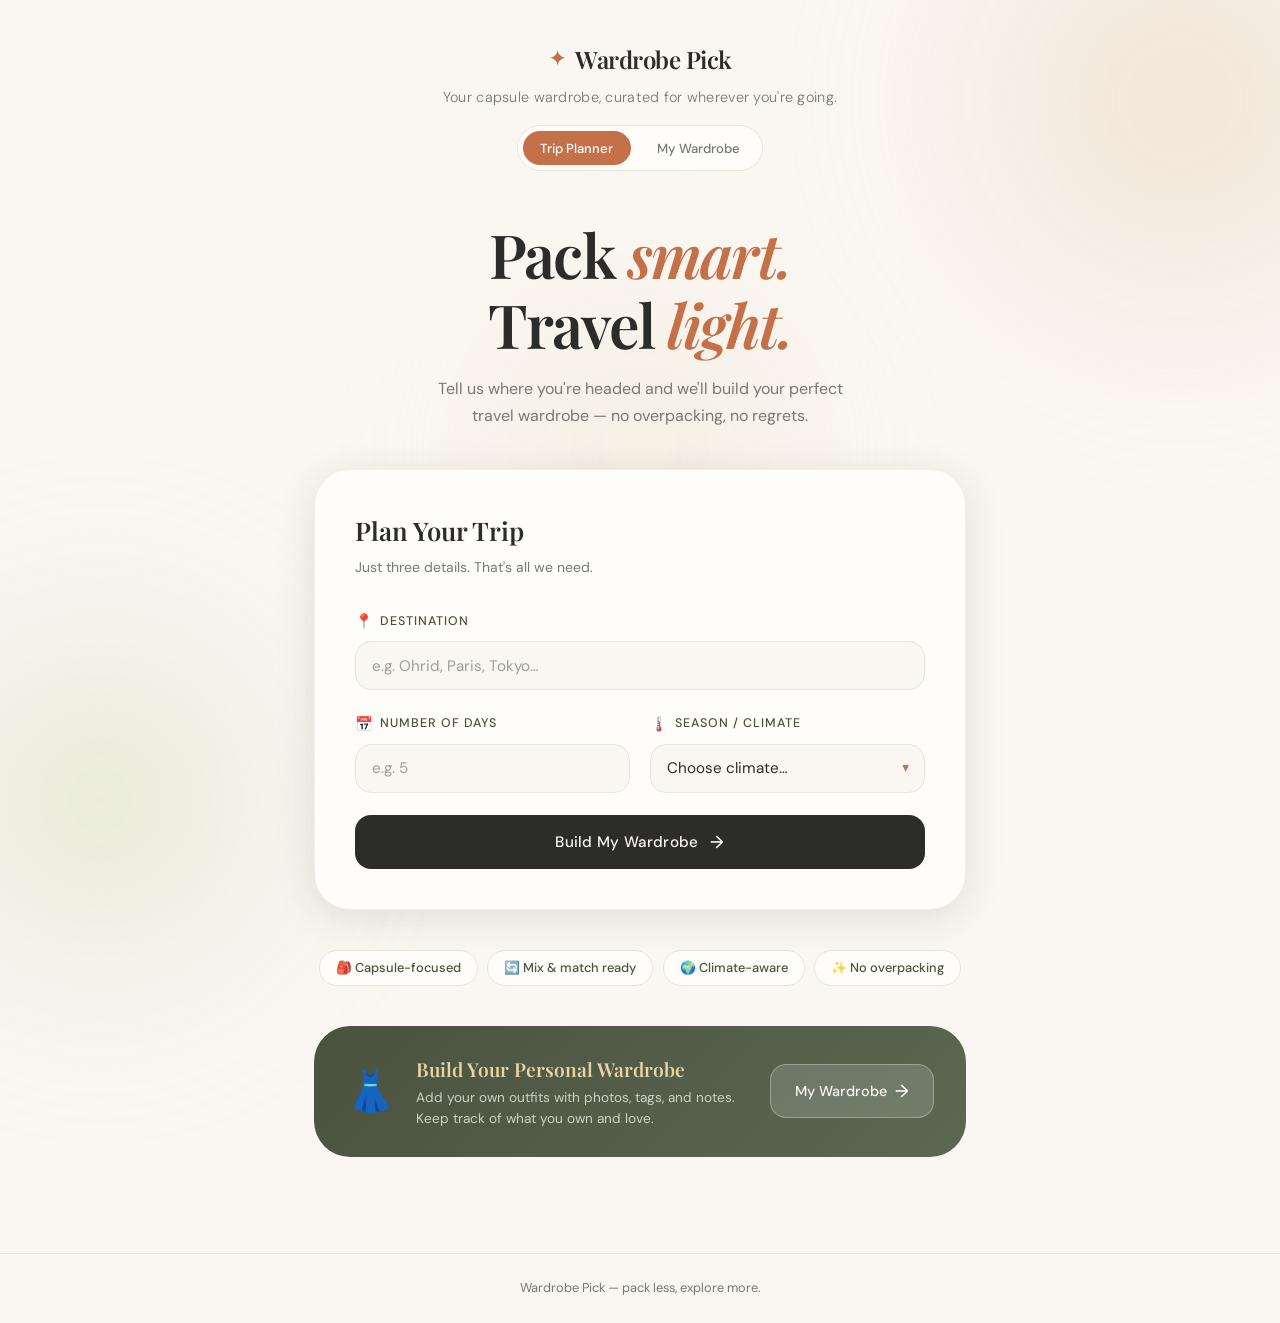
<file: templates/index.html>
<!DOCTYPE html>
<html lang="en">
<head>
  <meta charset="UTF-8" />
  <meta name="viewport" content="width=device-width, initial-scale=1.0" />
  <title>Wardrobe Pick — Pack Less, Style More</title>
  <link rel="preconnect" href="https://fonts.googleapis.com">
  <link rel="preconnect" href="https://fonts.gstatic.com" crossorigin>
  <link href="https://fonts.googleapis.com/css2?family=Playfair+Display:ital,wght@0,400;0,600;1,400&family=DM+Sans:wght@300;400;500&display=swap" rel="stylesheet">
  <link rel="stylesheet" href="/static/css/style.css" />
</head>
<body class="home-page">

  <!-- Decorative background blobs -->
  <div class="bg-blob blob-1"></div>
  <div class="bg-blob blob-2"></div>
  <div class="bg-blob blob-3"></div>

  <header class="site-header">
    <div class="logo">
      <span class="logo-icon">✦</span>
      <span class="logo-text">Wardrobe Pick</span>
    </div>
    <p class="tagline">Your capsule wardrobe, curated for wherever you're going.</p>
    <nav class="header-nav">
      <a href="/" class="nav-link nav-link--active">Trip Planner</a>
      <a href="/my-wardrobe" class="nav-link">My Wardrobe</a>
    </nav>
  </header>

  <main class="home-main">
    <div class="hero-text">
      <h1>Pack <em>smart.</em><br>Travel <em>light.</em></h1>
      <p class="hero-sub">Tell us where you're headed and we'll build your perfect travel wardrobe — no overpacking, no regrets.</p>
    </div>

    <!-- Trip Planner Form -->
    <div class="form-card">
      <div class="form-card-header">
        <h2>Plan Your Trip</h2>
        <p>Just three details. That's all we need.</p>
      </div>

      <form action="/generate" method="post" class="trip-form" id="tripForm">

        <div class="field-group">
          <label for="destination">
            <span class="field-icon">📍</span>
            <span>Destination</span>
          </label>
          <input
            type="text"
            id="destination"
            name="destination"
            placeholder="e.g. Ohrid, Paris, Tokyo…"
            required
            autocomplete="off"
          />
        </div>

        <div class="field-row">
          <div class="field-group">
            <label for="days">
              <span class="field-icon">📅</span>
              <span>Number of Days</span>
            </label>
            <input
              type="number"
              id="days"
              name="days"
              min="1"
              max="30"
              placeholder="e.g. 5"
              required
            />
          </div>

          <div class="field-group">
            <label for="season">
              <span class="field-icon">🌡️</span>
              <span>Season / Climate</span>
            </label>
            <div class="select-wrapper">
              <select id="season" name="season" required>
                <option value="" disabled selected>Choose climate…</option>
                <option value="hot">☀️ Hot (Summer)</option>
                <option value="warm">🌤️ Warm (Spring)</option>
                <option value="mild">🍂 Mild (Autumn)</option>
                <option value="cold">❄️ Cold (Winter)</option>
              </select>
            </div>
          </div>
        </div>

        <button type="submit" class="btn-generate" id="submitBtn">
          <span class="btn-text">Build My Wardrobe</span>
          <span class="btn-icon">→</span>
          <div class="btn-loader hidden">
            <span></span><span></span><span></span>
          </div>
        </button>

      </form>
    </div>

    <!-- Feature pills -->
    <div class="features">
      <div class="feature-pill">🎒 Capsule-focused</div>
      <div class="feature-pill">🔄 Mix &amp; match ready</div>
      <div class="feature-pill">🌍 Climate-aware</div>
      <div class="feature-pill">✨ No overpacking</div>
    </div>

    <!-- My Wardrobe CTA section -->
    <div class="wardrobe-cta-section">
      <div class="wardrobe-cta-inner">
        <div class="wardrobe-cta-icon">👗</div>
        <div class="wardrobe-cta-text">
          <h3>Build Your Personal Wardrobe</h3>
          <p>Add your own outfits with photos, tags, and notes. Keep track of what you own and love.</p>
        </div>
        <a href="/my-wardrobe" class="btn-secondary">
          <span>My Wardrobe</span>
          <span class="btn-icon">→</span>
        </a>
      </div>
    </div>

  </main>

  <footer class="site-footer">
    <p>Wardrobe Pick — pack less, explore more.</p>
  </footer>

  <script src="/static/js/app.js"></script>
</body>
</html>
</file>
<file: static/css/style.css>
/* ================================================================
   Wardrobe Pick — Stylesheet v2.0
   Aesthetic: Warm editorial / fashion magazine meets travel journal
   Fonts: Playfair Display (headings) + DM Sans (body)
   Palette: Warm sand, terracotta, deep olive, cream, charcoal
   ================================================================ */

/* ── Reset & Custom Properties ──────────────────────────────────── */
*, *::before, *::after { box-sizing: border-box; margin: 0; padding: 0; }

:root {
  --sand:       #f5efe6;
  --cream:      #faf7f2;
  --warm-white: #fffdf9;
  --terracotta: #c4714a;
  --terra-light:#e8956e;
  --terra-pale: #f5dccf;
  --olive:      #4a5240;
  --olive-light:#7a8470;
  --charcoal:   #2c2c2a;
  --mid-grey:   #7a7774;
  --light-grey: #e8e4de;
  --gold:       #c9a96e;
  --gold-light: #e8d5a3;

  --font-display: 'Playfair Display', Georgia, serif;
  --font-body:    'DM Sans', system-ui, sans-serif;

  --radius-sm:  8px;
  --radius-md:  16px;
  --radius-lg:  24px;
  --radius-xl:  36px;

  --shadow-soft: 0 4px 24px rgba(44,44,42,0.08);
  --shadow-card: 0 8px 40px rgba(44,44,42,0.12);
  --shadow-hover:0 16px 60px rgba(44,44,42,0.18);

  --transition: 0.3s cubic-bezier(0.4, 0, 0.2, 1);
}

html { scroll-behavior: smooth; }

body {
  font-family: var(--font-body);
  background-color: var(--cream);
  color: var(--charcoal);
  min-height: 100vh;
  overflow-x: hidden;
  font-weight: 400;
  line-height: 1.6;
}

/* ── Background Decorative Blobs ────────────────────────────────── */
.bg-blob {
  position: fixed;
  border-radius: 50%;
  filter: blur(80px);
  pointer-events: none;
  z-index: 0;
  opacity: 0.45;
}
.blob-1 {
  width: 600px; height: 600px;
  background: radial-gradient(circle, #e8c4a8 0%, transparent 70%);
  top: -200px; right: -200px;
}
.blob-2 {
  width: 500px; height: 500px;
  background: radial-gradient(circle, #c8d4a8 0%, transparent 70%);
  bottom: -150px; left: -150px;
}
.blob-3 {
  width: 400px; height: 400px;
  background: radial-gradient(circle, #f0dcc0 0%, transparent 70%);
  top: 50%; left: 50%;
  transform: translate(-50%, -50%);
}

/* ── Header / Logo ───────────────────────────────────────────────── */
.site-header {
  position: relative; z-index: 10;
  display: flex; flex-direction: column; align-items: center;
  padding: 2.5rem 2rem 1rem;
  text-align: center;
}
.logo {
  display: inline-flex; align-items: center; gap: 0.5rem;
  text-decoration: none; color: inherit;
}
.logo-icon {
  font-size: 1.4rem;
  color: var(--terracotta);
  animation: spin-slow 8s linear infinite;
}
@keyframes spin-slow { to { transform: rotate(360deg); } }
.logo-text {
  font-family: var(--font-display);
  font-size: 1.5rem;
  font-weight: 600;
  letter-spacing: -0.02em;
  color: var(--charcoal);
}
.tagline {
  margin-top: 0.5rem;
  font-size: 0.9rem;
  color: var(--mid-grey);
  font-weight: 300;
  letter-spacing: 0.02em;
}

/* ── Header Nav ──────────────────────────────────────────────────── */
.header-nav {
  display: flex; gap: 0.5rem;
  margin-top: 1rem;
  background: var(--warm-white);
  border: 1px solid var(--light-grey);
  border-radius: 100px;
  padding: 0.3rem;
}
.nav-link {
  padding: 0.4rem 1.1rem;
  border-radius: 100px;
  font-size: 0.82rem;
  font-weight: 500;
  text-decoration: none;
  color: var(--mid-grey);
  transition: background var(--transition), color var(--transition);
}
.nav-link:hover { color: var(--charcoal); }
.nav-link--active {
  background: var(--terracotta);
  color: #fff !important;
}

/* ── Home Page ───────────────────────────────────────────────────── */
.home-main {
  position: relative; z-index: 10;
  max-width: 700px;
  margin: 0 auto;
  padding: 2rem 1.5rem 4rem;
  display: flex; flex-direction: column; align-items: center;
  gap: 2.5rem;
}

.hero-text { text-align: center; }
.hero-text h1 {
  font-family: var(--font-display);
  font-size: clamp(2.4rem, 6vw, 3.8rem);
  font-weight: 600;
  line-height: 1.15;
  color: var(--charcoal);
  letter-spacing: -0.03em;
}
.hero-text h1 em {
  font-style: italic;
  color: var(--terracotta);
}
.hero-sub {
  margin-top: 1rem;
  font-size: 1rem;
  color: var(--mid-grey);
  max-width: 420px;
  margin-inline: auto;
  line-height: 1.7;
}

/* ── Wardrobe CTA (Home page) ────────────────────────────────────── */
.wardrobe-cta-section {
  width: 100%;
  background: linear-gradient(135deg, var(--olive) 0%, #5c6852 100%);
  border-radius: var(--radius-xl);
  padding: 1.75rem 2rem;
  color: var(--cream);
}
.wardrobe-cta-inner {
  display: flex;
  align-items: center;
  gap: 1.25rem;
}
.wardrobe-cta-icon {
  font-size: 2.5rem;
  flex-shrink: 0;
}
.wardrobe-cta-text { flex: 1; }
.wardrobe-cta-text h3 {
  font-family: var(--font-display);
  font-size: 1.2rem;
  font-weight: 600;
  color: var(--gold-light);
  margin-bottom: 0.25rem;
}
.wardrobe-cta-text p {
  font-size: 0.85rem;
  color: rgba(250,247,242,0.75);
  line-height: 1.5;
}
.btn-secondary {
  display: inline-flex; align-items: center; gap: 0.5rem;
  padding: 0.75rem 1.5rem;
  background: rgba(255,255,255,0.15);
  border: 1px solid rgba(255,255,255,0.3);
  color: var(--cream);
  border-radius: var(--radius-md);
  text-decoration: none;
  font-size: 0.9rem;
  font-weight: 500;
  white-space: nowrap;
  transition: background var(--transition), transform var(--transition);
  flex-shrink: 0;
}
.btn-secondary:hover {
  background: rgba(255,255,255,0.25);
  transform: translateY(-2px);
}

/* ── Form Card ───────────────────────────────────────────────────── */
.form-card {
  width: 100%;
  background: var(--warm-white);
  border-radius: var(--radius-xl);
  padding: 2.5rem;
  box-shadow: var(--shadow-card);
  border: 1px solid rgba(196,113,74,0.12);
  animation: slide-up 0.6s var(--transition) both;
}
@keyframes slide-up {
  from { opacity: 0; transform: translateY(30px); }
  to   { opacity: 1; transform: translateY(0); }
}
.form-card-header { margin-bottom: 2rem; }
.form-card-header h2 {
  font-family: var(--font-display);
  font-size: 1.6rem;
  font-weight: 600;
  color: var(--charcoal);
}
.form-card-header p {
  margin-top: 0.3rem;
  font-size: 0.875rem;
  color: var(--mid-grey);
}

/* ── Form Fields ─────────────────────────────────────────────────── */
.trip-form, .add-outfit-form { display: flex; flex-direction: column; gap: 1.4rem; }

.field-group { display: flex; flex-direction: column; gap: 0.5rem; }
.field-row { display: grid; grid-template-columns: 1fr 1fr; gap: 1.25rem; }

label {
  font-size: 0.78rem;
  font-weight: 500;
  text-transform: uppercase;
  letter-spacing: 0.08em;
  color: var(--olive);
  display: flex; align-items: center; gap: 0.4rem;
}
.field-icon { font-size: 0.9rem; }
.optional-label {
  font-weight: 400;
  text-transform: none;
  letter-spacing: 0;
  opacity: 0.65;
  font-size: 0.75rem;
}

input[type="text"],
input[type="number"],
select,
textarea {
  width: 100%;
  padding: 0.85rem 1rem;
  border: 1.5px solid var(--light-grey);
  border-radius: var(--radius-md);
  background: var(--cream);
  font-family: var(--font-body);
  font-size: 0.95rem;
  color: var(--charcoal);
  transition: border-color var(--transition), box-shadow var(--transition);
  appearance: none;
}
textarea { resize: vertical; min-height: 80px; line-height: 1.5; }
input::placeholder, textarea::placeholder { color: var(--mid-grey); opacity: 0.7; }
input:focus, select:focus, textarea:focus {
  outline: none;
  border-color: var(--terracotta);
  box-shadow: 0 0 0 3px rgba(196,113,74,0.15);
  background: var(--warm-white);
}

.select-wrapper { position: relative; }
.select-wrapper::after {
  content: '▾';
  position: absolute; right: 1rem; top: 50%;
  transform: translateY(-50%);
  color: var(--terracotta);
  pointer-events: none;
  font-size: 0.85rem;
}
select { cursor: pointer; padding-right: 2.5rem; }

/* ── Image Upload Area ───────────────────────────────────────────── */
.upload-area {
  position: relative;
  border: 2px dashed var(--light-grey);
  border-radius: var(--radius-md);
  background: var(--cream);
  cursor: pointer;
  transition: border-color var(--transition), background var(--transition);
  min-height: 140px;
  display: flex; align-items: center; justify-content: center;
  overflow: hidden;
}
.upload-area:hover, .upload-area.drag-over {
  border-color: var(--terracotta);
  background: var(--terra-pale);
}
.upload-input {
  position: absolute; inset: 0;
  opacity: 0;
  width: 100%; height: 100%;
  cursor: pointer;
}
.upload-placeholder {
  display: flex; flex-direction: column; align-items: center; gap: 0.4rem;
  padding: 1.5rem;
  pointer-events: none;
  text-align: center;
}
.upload-icon { font-size: 2rem; }
.upload-text {
  font-size: 0.9rem;
  font-weight: 500;
  color: var(--charcoal);
}
.upload-hint {
  font-size: 0.75rem;
  color: var(--mid-grey);
}
.upload-preview {
  width: 100%;
  height: 200px;
  object-fit: cover;
  display: block;
}

/* ── Buttons ─────────────────────────────────────────────────────── */
.btn-generate {
  display: inline-flex; align-items: center; justify-content: center;
  gap: 0.75rem;
  padding: 1rem 2rem;
  background: var(--charcoal);
  color: var(--cream);
  border: none;
  border-radius: var(--radius-md);
  font-family: var(--font-body);
  font-size: 0.95rem;
  font-weight: 500;
  letter-spacing: 0.02em;
  cursor: pointer;
  text-decoration: none;
  transition: background var(--transition), transform var(--transition), box-shadow var(--transition);
  position: relative;
  overflow: hidden;
}
.btn-generate::before {
  content: '';
  position: absolute; inset: 0;
  background: linear-gradient(135deg, var(--terracotta), #a05a38);
  opacity: 0;
  transition: opacity var(--transition);
}
.btn-generate:hover::before { opacity: 1; }
.btn-generate:hover {
  transform: translateY(-2px);
  box-shadow: 0 8px 30px rgba(196,113,74,0.35);
}
.btn-generate:active { transform: translateY(0); }
.btn-text, .btn-icon { position: relative; z-index: 1; }
.btn-icon { font-size: 1.1rem; transition: transform var(--transition); }
.btn-generate:hover .btn-icon { transform: translateX(4px); }
.btn-add-outfit { width: 100%; }

/* Loader dots */
.btn-loader { display: flex; gap: 4px; align-items: center; position: relative; z-index: 1; }
.btn-loader span {
  width: 6px; height: 6px;
  background: var(--cream);
  border-radius: 50%;
  animation: bounce 0.6s infinite alternate;
}
.btn-loader span:nth-child(2) { animation-delay: 0.2s; }
.btn-loader span:nth-child(3) { animation-delay: 0.4s; }
@keyframes bounce { to { transform: translateY(-5px); } }
.hidden { display: none !important; }

/* ── Feature Pills ───────────────────────────────────────────────── */
.features {
  display: flex; flex-wrap: wrap; justify-content: center;
  gap: 0.6rem;
}
.feature-pill {
  padding: 0.4rem 1rem;
  background: var(--warm-white);
  border: 1px solid var(--light-grey);
  border-radius: 100px;
  font-size: 0.8rem;
  color: var(--olive);
  font-weight: 500;
}

/* ── Results Nav ─────────────────────────────────────────────────── */
.results-nav {
  position: sticky; top: 0; z-index: 100;
  display: flex; align-items: center; justify-content: space-between;
  padding: 1rem 2rem;
  background: rgba(250,247,242,0.9);
  backdrop-filter: blur(12px);
  border-bottom: 1px solid var(--light-grey);
}
.nav-links-right {
  display: flex; align-items: center; gap: 1rem;
}
.btn-back {
  font-size: 0.85rem;
  color: var(--terracotta);
  text-decoration: none;
  font-weight: 500;
  transition: color var(--transition);
}
.btn-back:hover { color: var(--charcoal); }
.results-nav .nav-link {
  font-size: 0.85rem;
  color: var(--mid-grey);
  text-decoration: none;
  font-weight: 500;
  padding: 0;
  background: none;
  border-radius: 0;
  transition: color var(--transition);
}
.results-nav .nav-link:hover { color: var(--terracotta); }

/* ── Results Hero ────────────────────────────────────────────────── */
.results-main {
  position: relative; z-index: 10;
  max-width: 1100px;
  margin: 0 auto;
  padding: 2rem 1.5rem 5rem;
}

.results-hero {
  text-align: center;
  padding: 3rem 1rem 2.5rem;
  animation: slide-up 0.5s var(--transition) both;
}
.results-hero-inner { max-width: 640px; margin: 0 auto; }

.destination-badge {
  display: inline-flex; align-items: center; gap: 0.5rem;
  padding: 0.4rem 1.2rem;
  background: var(--terra-pale);
  color: var(--terracotta);
  border-radius: 100px;
  font-size: 0.85rem;
  font-weight: 500;
  margin-bottom: 1.25rem;
}
.climate-icon { font-size: 1rem; }

.results-hero h1 {
  font-family: var(--font-display);
  font-size: clamp(2rem, 5vw, 3.2rem);
  font-weight: 600;
  line-height: 1.2;
  color: var(--charcoal);
  letter-spacing: -0.03em;
}
.results-hero h1 em { font-style: italic; color: var(--terracotta); }

.results-subtitle {
  margin-top: 0.75rem;
  font-size: 1rem;
  color: var(--mid-grey);
}

/* ── Stats Row ───────────────────────────────────────────────────── */
.stats-row {
  display: flex; align-items: center; justify-content: center;
  gap: 1.5rem;
  margin-top: 2rem;
  background: var(--warm-white);
  border: 1px solid var(--light-grey);
  border-radius: var(--radius-lg);
  padding: 1.25rem 2rem;
  box-shadow: var(--shadow-soft);
}
.stat { text-align: center; }
.stat-number {
  display: block;
  font-family: var(--font-display);
  font-size: 1.6rem;
  font-weight: 600;
  color: var(--charcoal);
}
.stat-label {
  display: block;
  font-size: 0.72rem;
  text-transform: uppercase;
  letter-spacing: 0.08em;
  color: var(--mid-grey);
  margin-top: 0.1rem;
}
.stat-divider {
  width: 1px; height: 36px;
  background: var(--light-grey);
}

/* ── Outfits Section ─────────────────────────────────────────────── */
.outfits-section { margin-top: 3rem; }
.section-title {
  font-family: var(--font-display);
  font-size: 1.6rem;
  font-weight: 600;
  color: var(--charcoal);
  margin-bottom: 1.5rem;
  letter-spacing: -0.02em;
}

.outfits-grid {
  display: grid;
  grid-template-columns: repeat(auto-fill, minmax(340px, 1fr));
  gap: 1.75rem;
}

/* ── Outfit Card (results page) ──────────────────────────────────── */
.outfit-card {
  background: var(--warm-white);
  border-radius: var(--radius-lg);
  overflow: hidden;
  box-shadow: var(--shadow-soft);
  border: 1px solid rgba(44,44,42,0.07);
  transition: box-shadow var(--transition), transform var(--transition);
}
.outfit-card:hover {
  transform: translateY(-4px);
  box-shadow: var(--shadow-hover);
}

.outfit-card-header {
  padding: 1.25rem 1.5rem 1rem;
  border-bottom: 1px solid var(--light-grey);
}
.outfit-label-row { margin-bottom: 0.5rem; }
.outfit-badge {
  display: inline-flex; align-items: center; gap: 0.35rem;
  padding: 0.25rem 0.75rem;
  border-radius: 100px;
  font-size: 0.72rem;
  font-weight: 600;
  text-transform: uppercase;
  letter-spacing: 0.06em;
}
.outfit-badge-casual       { background: #e8f0e4; color: #4a6642; }
.outfit-badge-evening      { background: #e8e0f0; color: #5a3a72; }
.outfit-badge-smart-casual { background: #e0ecf4; color: #2a5070; }

.outfit-title {
  font-family: var(--font-display);
  font-size: 1.15rem;
  font-weight: 600;
  color: var(--charcoal);
}

/* ── Outfit Items Grid ───────────────────────────────────────────── */
.outfit-items-grid {
  display: grid;
  grid-template-columns: repeat(auto-fill, minmax(130px, 1fr));
  gap: 1px;
  background: var(--light-grey);
}

.item-card {
  background: var(--warm-white);
  transition: background var(--transition);
}
.item-card:hover { background: var(--sand); }

.item-img-wrap {
  position: relative;
  aspect-ratio: 1;
  overflow: hidden;
}
.item-img {
  width: 100%; height: 100%;
  object-fit: cover;
  transition: transform 0.4s ease;
}
.item-card:hover .item-img { transform: scale(1.06); }

.item-category-tag {
  position: absolute;
  top: 0.5rem; left: 0.5rem;
  background: rgba(44,44,42,0.75);
  color: #fff;
  font-size: 0.65rem;
  font-weight: 500;
  text-transform: uppercase;
  letter-spacing: 0.05em;
  padding: 0.2rem 0.5rem;
  border-radius: 4px;
  backdrop-filter: blur(4px);
}

.item-info {
  padding: 0.6rem 0.75rem 0.75rem;
}
.item-name {
  font-size: 0.78rem;
  font-weight: 500;
  color: var(--charcoal);
  line-height: 1.35;
}
.item-color {
  display: flex; align-items: center; gap: 0.35rem;
  font-size: 0.7rem;
  color: var(--mid-grey);
  margin-top: 0.25rem;
}
.color-dot {
  width: 9px; height: 9px;
  border-radius: 50%;
  border: 1px solid rgba(44,44,42,0.15);
  flex-shrink: 0;
}

/* ── Tips Section ────────────────────────────────────────────────── */
.tips-section { margin-top: 3rem; }
.tips-card {
  background: linear-gradient(135deg, var(--olive) 0%, #5c6852 100%);
  border-radius: var(--radius-lg);
  padding: 2rem 2.5rem;
  color: var(--cream);
}
.tips-header {
  display: flex; align-items: center; gap: 0.75rem;
  margin-bottom: 1.5rem;
}
.tips-icon { font-size: 1.5rem; }
.tips-header h2 {
  font-family: var(--font-display);
  font-size: 1.25rem;
  font-weight: 600;
  color: var(--gold-light);
}
.tips-list { list-style: none; display: flex; flex-direction: column; gap: 0.75rem; }
.tip-item {
  display: flex; align-items: flex-start; gap: 0.75rem;
  font-size: 0.9rem;
  line-height: 1.5;
  opacity: 0.92;
}
.tip-bullet {
  color: var(--gold);
  font-weight: 600;
  flex-shrink: 0;
  margin-top: 0.05rem;
}

/* ── CTA Section ─────────────────────────────────────────────────── */
.cta-section {
  margin-top: 3rem;
  text-align: center;
  display: flex; flex-direction: column; align-items: center; gap: 1rem;
}
.cta-section p {
  font-size: 1rem;
  color: var(--mid-grey);
}

/* ── MY WARDROBE PAGE ────────────────────────────────────────────── */
.wardrobe-page body { background: var(--cream); }

.wardrobe-main {
  position: relative; z-index: 10;
  max-width: 1300px;
  margin: 0 auto;
  padding: 0 1.5rem 5rem;
}

.wardrobe-hero {
  text-align: center;
  padding: 2.5rem 1rem 2rem;
  animation: slide-up 0.5s var(--transition) both;
}
.wardrobe-hero-inner { max-width: 600px; margin: 0 auto; }
.wardrobe-hero h1 {
  font-family: var(--font-display);
  font-size: clamp(2rem, 5vw, 3rem);
  font-weight: 600;
  color: var(--charcoal);
  letter-spacing: -0.03em;
}
.wardrobe-hero h1 em { font-style: italic; color: var(--terracotta); }

/* Layout: sidebar + grid */
.wardrobe-layout {
  display: grid;
  grid-template-columns: 360px 1fr;
  gap: 2rem;
  align-items: start;
}

/* ── Add Outfit Panel ────────────────────────────────────────────── */
.add-outfit-panel {
  position: sticky;
  top: 80px;
}

.add-outfit-card {
  background: var(--warm-white);
  border-radius: var(--radius-xl);
  padding: 2rem;
  box-shadow: var(--shadow-card);
  border: 1px solid rgba(196,113,74,0.12);
  animation: slide-up 0.5s var(--transition) both;
}

.add-outfit-header {
  display: flex; align-items: center; gap: 0.6rem;
  margin-bottom: 1.75rem;
  padding-bottom: 1.25rem;
  border-bottom: 1px solid var(--light-grey);
}
.add-outfit-icon {
  font-size: 1.1rem;
  color: var(--terracotta);
  animation: spin-slow 8s linear infinite;
}
.add-outfit-header h2 {
  font-family: var(--font-display);
  font-size: 1.3rem;
  font-weight: 600;
  color: var(--charcoal);
}

/* ── Filter Bar ──────────────────────────────────────────────────── */
.filter-bar {
  display: flex; flex-wrap: wrap; gap: 0.5rem;
  margin-bottom: 1.5rem;
}
.filter-btn {
  padding: 0.4rem 1rem;
  background: var(--warm-white);
  border: 1.5px solid var(--light-grey);
  border-radius: 100px;
  font-family: var(--font-body);
  font-size: 0.8rem;
  font-weight: 500;
  color: var(--mid-grey);
  cursor: pointer;
  transition: all var(--transition);
  display: flex; align-items: center; gap: 0.3rem;
}
.filter-btn:hover {
  border-color: var(--terracotta);
  color: var(--terracotta);
}
.filter-btn.active {
  background: var(--terracotta);
  border-color: var(--terracotta);
  color: #fff;
}
.filter-count {
  background: rgba(255,255,255,0.3);
  border-radius: 100px;
  padding: 0 0.45rem;
  font-size: 0.72rem;
}
.filter-btn:not(.active) .filter-count {
  background: var(--light-grey);
  color: var(--mid-grey);
}

/* ── My Wardrobe Grid ────────────────────────────────────────────── */
.my-wardrobe-grid {
  display: grid;
  grid-template-columns: repeat(auto-fill, minmax(220px, 1fr));
  gap: 1.25rem;
}

.my-outfit-card {
  background: var(--warm-white);
  border-radius: var(--radius-lg);
  overflow: hidden;
  box-shadow: var(--shadow-soft);
  border: 1px solid rgba(44,44,42,0.07);
  transition: box-shadow var(--transition), transform var(--transition);
  position: relative;
}
.my-outfit-card:hover {
  transform: translateY(-4px);
  box-shadow: var(--shadow-hover);
}

.my-outfit-img-wrap {
  position: relative;
  aspect-ratio: 3/4;
  overflow: hidden;
  background: var(--sand);
}
.my-outfit-img {
  width: 100%; height: 100%;
  object-fit: cover;
  transition: transform 0.4s ease;
}
.my-outfit-card:hover .my-outfit-img { transform: scale(1.04); }

.my-outfit-badge {
  position: absolute;
  top: 0.6rem; left: 0.6rem;
  display: inline-flex; align-items: center; gap: 0.3rem;
  padding: 0.2rem 0.65rem;
  border-radius: 100px;
  font-size: 0.68rem;
  font-weight: 600;
  text-transform: uppercase;
  letter-spacing: 0.05em;
  backdrop-filter: blur(6px);
}
.my-outfit-badge--casual       { background: rgba(232,240,228,0.92); color: #4a6642; }
.my-outfit-badge--evening      { background: rgba(232,224,240,0.92); color: #5a3a72; }
.my-outfit-badge--smart-casual { background: rgba(224,236,244,0.92); color: #2a5070; }
.my-outfit-badge--sport        { background: rgba(224,244,236,0.92); color: #2a6050; }
.my-outfit-badge--beach        { background: rgba(244,236,200,0.92); color: #7a5a10; }
.my-outfit-badge--formal       { background: rgba(240,236,228,0.92); color: #4a3a2a; }
.my-outfit-badge--work         { background: rgba(228,232,240,0.92); color: #2a3a5a; }
.my-outfit-badge--other        { background: rgba(245,220,207,0.92); color: #8a4030; }

.my-outfit-info {
  padding: 0.9rem 1rem 1rem;
}
.my-outfit-name {
  font-family: var(--font-display);
  font-size: 0.95rem;
  font-weight: 600;
  color: var(--charcoal);
  line-height: 1.3;
  margin-bottom: 0.5rem;
}
.my-outfit-meta {
  display: flex; flex-wrap: wrap; gap: 0.35rem;
  margin-bottom: 0.5rem;
}
.meta-tag {
  display: inline-flex; align-items: center; gap: 0.3rem;
  padding: 0.2rem 0.6rem;
  background: var(--sand);
  border-radius: 100px;
  font-size: 0.7rem;
  color: var(--mid-grey);
}
.my-outfit-notes {
  font-size: 0.78rem;
  color: var(--mid-grey);
  line-height: 1.45;
  display: -webkit-box;
  -webkit-line-clamp: 2;
  -webkit-box-orient: vertical;
  overflow: hidden;
}

/* Delete button */
.btn-delete {
  position: absolute;
  top: 0.6rem; right: 0.6rem;
  width: 28px; height: 28px;
  background: rgba(44,44,42,0.65);
  color: #fff;
  border: none;
  border-radius: 50%;
  font-size: 0.7rem;
  cursor: pointer;
  display: flex; align-items: center; justify-content: center;
  opacity: 0;
  transition: opacity var(--transition), background var(--transition);
  backdrop-filter: blur(4px);
}
.my-outfit-card:hover .btn-delete { opacity: 1; }
.btn-delete:hover { background: #c0392b; }
.delete-form { margin: 0; }

/* ── Empty State ─────────────────────────────────────────────────── */
.empty-state {
  grid-column: 1 / -1;
  text-align: center;
  padding: 4rem 2rem;
  background: var(--warm-white);
  border-radius: var(--radius-xl);
  border: 2px dashed var(--light-grey);
}
.empty-icon { font-size: 4rem; margin-bottom: 1rem; opacity: 0.6; }
.empty-state h3 {
  font-family: var(--font-display);
  font-size: 1.4rem;
  color: var(--charcoal);
  margin-bottom: 0.5rem;
}
.empty-state p {
  font-size: 0.9rem;
  color: var(--mid-grey);
  line-height: 1.6;
}

/* ── Footer ──────────────────────────────────────────────────────── */
.site-footer {
  position: relative; z-index: 10;
  text-align: center;
  padding: 1.5rem;
  font-size: 0.8rem;
  color: var(--mid-grey);
  border-top: 1px solid var(--light-grey);
  margin-top: 2rem;
}

/* ── Responsive ──────────────────────────────────────────────────── */
@media (max-width: 1024px) {
  .wardrobe-layout {
    grid-template-columns: 1fr;
  }
  .add-outfit-panel {
    position: static;
  }
}

@media (max-width: 640px) {
  .field-row { grid-template-columns: 1fr; }
  .outfits-grid { grid-template-columns: 1fr; }
  .stats-row { gap: 1rem; padding: 1rem 1.25rem; flex-wrap: wrap; }
  .form-card { padding: 1.75rem 1.25rem; }
  .tips-card { padding: 1.5rem; }
  .results-nav { padding: 0.75rem 1rem; }
  .wardrobe-cta-inner { flex-direction: column; text-align: center; }
  .my-wardrobe-grid { grid-template-columns: repeat(auto-fill, minmax(160px, 1fr)); }
}
</file>
